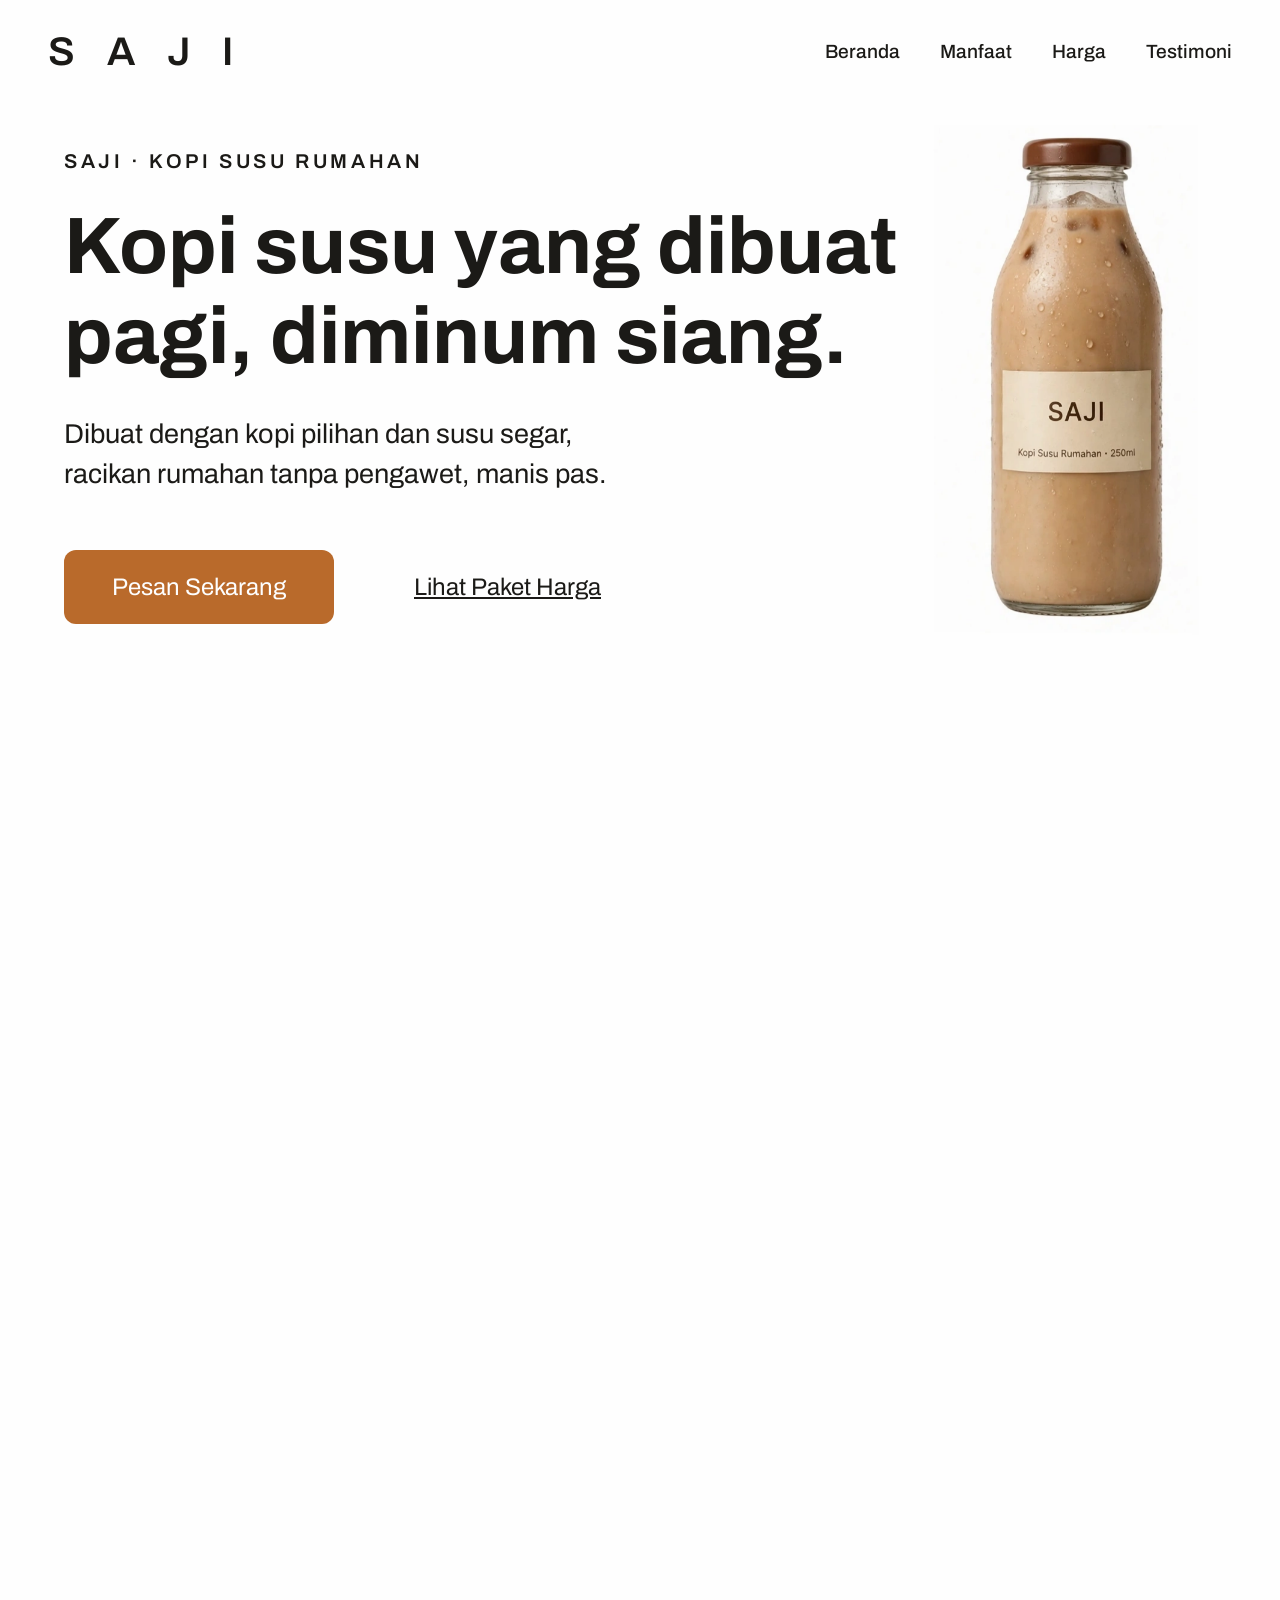
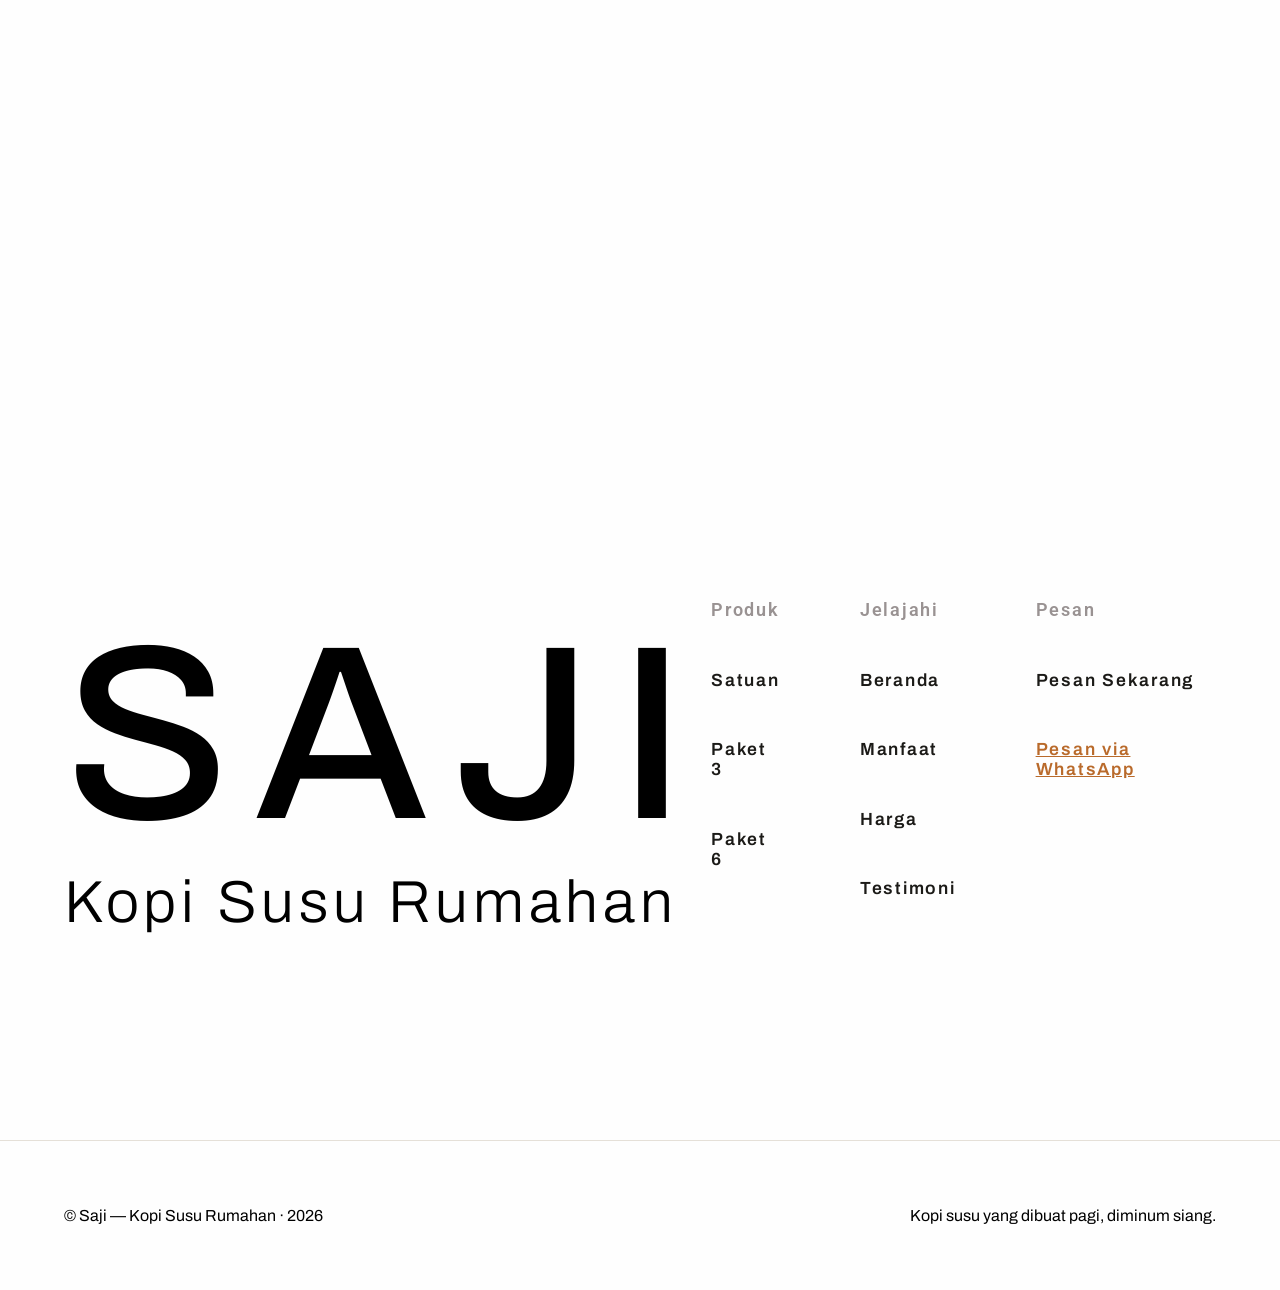
<file: index.html>
<!DOCTYPE html>
<html lang="id">
<head>
    <meta charset="UTF-8">
    <meta name="viewport" content="width=device-width, initial-scale=1.0">
    <title>SAJI | Kopi Susu Rumahan </title>
    <link rel="stylesheet" href="src/style/style.css">
    <link rel="stylesheet" href="src/style/animations.css">
    <meta name="description" content="Saji — kopi susu rumahan 250ml. Dibuat dengan kopi pilihan dan susu segar, racikan rumahan tanpa pengawet, manis pas.">
    <meta property="og:type" content="website">
    <meta property="og:title" content="SAJI | Kopi Susu Rumahan">
    <meta property="og:description" content="Kopi susu yang dibuat pagi, diminum siang. Dibuat tiap pagi, dikirim dingin, takaran pas.">
    <meta property="og:image" content="src/resources/foto-produk.webp">
    <meta property="og:image:alt" content="Botol kopi susu Saji 250ml">
    <meta name="twitter:card" content="summary_large_image">
    <meta name="twitter:title" content="SAJI | Kopi Susu Rumahan">
    <meta name="twitter:description" content="Kopi susu yang dibuat pagi, diminum siang. Dibuat tiap pagi, dikirim dingin, takaran pas.">
    <meta name="twitter:image" content="src/resources/foto-produk.webp">
    <link rel="icon" type="image/svg+xml" href="src/resources/favicon.svg">
</head>
<body>
    
    <header class="header-container">

        <div class="brand-label">SAJI</div>

        <nav class="navbar-container">

            <ul>
                <li class="nav-items"><a href="#home">Beranda</a></li>
                <li class="nav-items"><a href="#manfaat">Manfaat</a></li>
                <li class="nav-items"><a href="#harga">Harga</a></li>
                <li class="nav-items"><a href="#testimoni">Testimoni</a></li>
            </ul>
                
        </nav>

        <button class="menu-toggle" type="button" aria-label="Buka menu" aria-expanded="false">
            <span></span>
            <span></span>
            <span></span>
        </button>

    </header>

    <main>

        <section id="home" class="hero-page">

            <div class="main-content">

                <div class="second-label">
                     <p class="label-text">SAJI · KOPI SUSU RUMAHAN</p>
                </div>

                <div class="headline-container">
                    <h1 class="headline-text">Kopi susu yang dibuat pagi, diminum siang.</h1>
                </div>

                <div class="intro-container">
                    <p class="intro-desc">Dibuat dengan kopi pilihan dan susu segar, racikan rumahan tanpa pengawet, manis pas.</p>
                </div>

                <div class="cta-container">

                    <ul>
                        <li class="cta-btn"><a href="src/pages/order.html">Pesan Sekarang</a></li>
                        <li class="price-list-btn"><a href="#harga">Lihat Paket Harga</a></li>
                    </ul>

                </div>

            </div>

            <div class="foto-container">

                <figure>
                    <img class="foto-product" src="src/resources/foto-produk.webp" alt="Kemasan 250ml">
                </figure>

            </div>

        </section>

        <section id="manfaat" class="benefit-page">

            <div class="headline-benefit-container">
                <p class="benefit-label">MANFAAT</p>
                <h2 class="benefit-headline">Tiga alasan kenapa terasa <br><span>rumahan.</span></h2>
            </div>

            <div class="reason-container">

                <article>

                    <div class="nums-container">
                        <p class="nums">01</p>
                    </div>
                    <h3 class="reason-headline-text">Dibuat tiap pagi</h3>
                    <p class="reason-desc">Diseduh dan diracik setiap pagi, bukan stok berhari-hari.</p>
                </article>
                
                <article>

                    <div class="nums-container">
                        <p class="nums">02</p>
                    </div>
                    <h3 class="reason-headline-text">Dikirim dingin</h3>
                    <p class="reason-desc">Dikirim dingin di hari yang sama, sampai ke kulkasmu tetap segar.</p>
                </article>
                
                <article>

                    <div class="nums-container">
                        <p class="nums">03</p>
                    </div>
                    <h3 class="reason-headline-text">Takaran pas</h3>
                    <p class="reason-desc">Manisnya pas, tidak terlalu manis, tanpa pengawet.</p>
                </article>

            </div>

        </section>

        <section id="harga" class="list-of-product-page">

            <div class="text-container">
                <h2 class="title-section">PAKET HARGA</h2>
                <h3 class="packet-label">Pilih Paketmu.</h3>
                <p class="desc-label">Mulai dari satuan hingga paket hemat untuk kebutuhan rumah.</p>
            </div>

            <div class="price-list-container">

                <article class="product-price-container" data-paket="satuan">

                    <h4 class="packet-name">Satuan</h4>
                    <h5 class="price">RP 25.000</h5>
                    <p class="product-desc">Satu botol 250ml — coba dulu satu. </p>

                    <div class="checkout">
                        <a class="checkout-link" href="src/pages/order.html?paket=satuan">Pilih Paket</a>
                    </div>

                </article>
                
                <article class="product-price-container" data-paket="paket-3">

                    <h4 class="packet-name">Paket 3</h4>
                    <h5 class="price">RP 69.000</h5>
                    <p class="product-desc">Tiga botol 250ml — hemat Rp 6.000. </p>

                    <div class="checkout">
                        <a class="checkout-link" href="src/pages/order.html?paket=paket-3">Pilih Paket</a>
                    </div>
                    
                </article>

                <article class="product-price-container popular-product" data-paket="paket-6">

                    <h4 class="packet-name">Paket 6</h4>
                    <p class="popular-text">Paling Populer</p>
                    <h5 class="price">RP 129.000</h5>
                    <p class="product-desc">Enam botol 250ml — hemat Rp 21.000. </p>

                    <div class="checkout">
                        <a class="checkout-link" href="src/pages/order.html?paket=paket-6">Pilih Paket</a>
                    </div>

                </article>

            </div>

        </section>

        <section id="testimoni" class="testimonial-page">

            <div class="testimonial-headline-container">
                <h2 class="testimonial-label">TESTIMONI</h2>
                <h3 class="testimonial-headline-text">Kata mereka yang sudah <span>coba.</span></h3>
            </div>

            <div class="testimoni-container">

                <article class="testimoni-text-container">

                    <span>“</span>
                    <p class="testimoni-comment">Manisnya pas, kopinya masih terasa. Ini kopi susu botolan pertama yang tidak membuat enek.</p>
                    <h4 class="user-testimoni">Rani</h4>
                    <h5 class="user-packet">pelanggan Paket 3</h5>

                </article>
                
                <article class="testimoni-text-container">

                    <span>“</span>
                    <p class="testimoni-comment">Dikirim dingin, sampai rumah masih segar. Stok seminggu di kulkas aman.</p>
                    <h4 class="user-testimoni">Dimas</h4>
                    <h5 class="user-packet">pelanggan Paket 6</h5>

                </article>
                
                <article class="testimoni-text-container">

                    <span>“</span>
                    <p class="testimoni-comment">Rasanya konsisten tiap pagi, seperti dibuatkan
                    di dapur sendiri.</p>
                    <h4 class="user-testimoni">Sinta</h4>
                    <h5 class="user-packet">pelanggan Satuan</h5>

                </article>
                
            </div>

        </section>

        <footer class="footer-page">

            <div class="footer-main-container">

                <div class="brand-label-container">

                    <p class="brand-label-footer">SAJI</p>
                    <p class="second-label-footer">Kopi Susu Rumahan</p>

                </div>

                <div class="items-navbar-container">

                    <ul class="items-product-container">
                        <li class="first-items-navbar-list">Produk</li>
                        <li><a class="harga-paket-satuan-label" href="#harga" data-paket="satuan">Satuan</a></li>
                        <li><a class="harga-paket3-label" href="#harga" data-paket="paket-3">Paket 3</a></li>
                        <li><a class="harga-paket-6-label" href="#harga" data-paket="paket-6">Paket 6</a></li>
                    </ul>
                    
                    <ul class="items-explore-container">
                        <li class="first-items-navbar-list">Jelajahi</li>
                        <li><a class="items-home-label" href="#home">Beranda</a></li>
                        <li><a class="items-manfaat-label" href="#manfaat">Manfaat</a></li>
                        <li><a class="items-harga-label" href="#harga">Harga</a></li>
                        <li><a class="items-testi-label" href="#testimoni">Testimoni</a></li>
                    </ul>
                    
                    <ul class="items-checkout-container">
                        <li class="first-items-navbar-list">Pesan</li>
                        <li><a class="items-checkout-label" href="src/pages/order.html">Pesan Sekarang</a></li>
                        <li><a id="chat-langsung" class="checkout-aggregator-label" href="https://wa.me/628996946557?text=Halo%20Saji%2C%20saya%20mau%20tanya-tanya%20dulu.">Pesan via WhatsApp</a></li>
                    </ul>

                </div>

            </div>
            <ul class="items-footer-container">
                <li class="label-credit">© Saji — Kopi Susu Rumahan · 2026</li>
                <li class="label-desc-credit">Kopi susu yang dibuat pagi, diminum siang.</li>
            </ul>
           
        </footer>
 

    </main>

    <script src="src/script/pricing-highlight.js"></script>
    <script src="src/script/animations.js"></script>
    <script src="src/script/menu.js"></script>
</body>
</html>
</file>
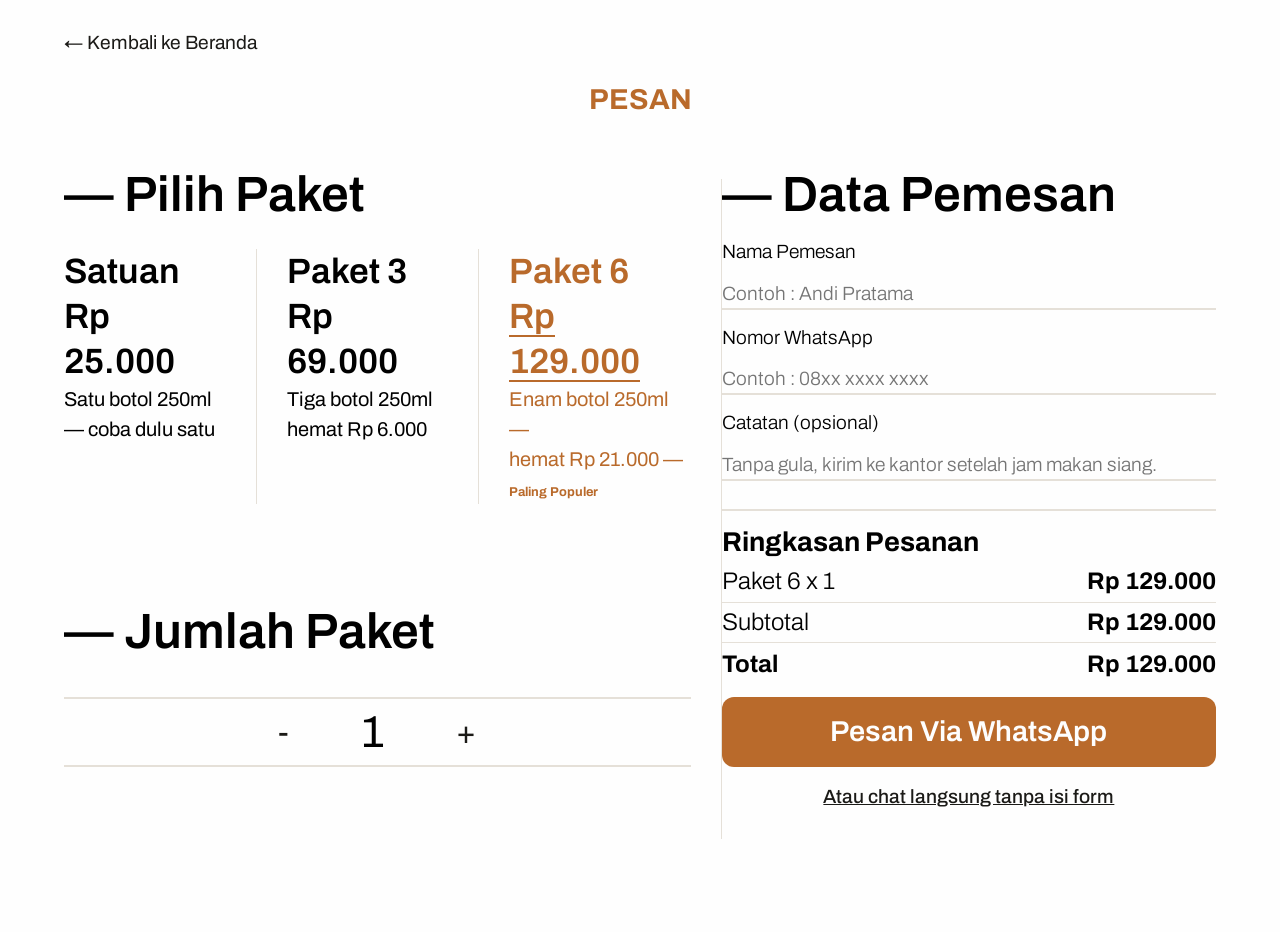
<file: src/pages/order.html>
<!DOCTYPE html>
<html lang="id">
<head>
    <meta charset="UTF-8">
    <meta name="viewport" content="width=device-width, initial-scale=1.0">
    <title>Pesan | Saji — Kopi Susu Rumahan</title>
    <link rel="stylesheet" href="../style/style.css">
    <meta name="description" content="Pesan kopi susu Saji — Satuan Rp25.000, Paket 3 Rp69.000, Paket 6 Rp129.000. Pilih paket, isi data, pesan langsung via WhatsApp.">
    <meta property="og:type" content="website">
    <meta property="og:title" content="Pesan | Saji — Kopi Susu Rumahan">
    <meta property="og:description" content="Pesan kopi susu Saji — Satuan Rp25.000, Paket 3 Rp69.000, Paket 6 Rp129.000.">
    <meta property="og:image" content="../resources/foto-produk.webp">
    <meta property="og:image:alt" content="Botol kopi susu Saji 250ml">
    <meta name="twitter:card" content="summary_large_image">
    <meta name="twitter:title" content="Pesan | Saji — Kopi Susu Rumahan">
    <meta name="twitter:description" content="Pesan kopi susu Saji — Satuan Rp25.000, Paket 3 Rp69.000, Paket 6 Rp129.000.">
    <meta name="twitter:image" content="../resources/foto-produk.webp">
    <link rel="icon" type="image/svg+xml" href="../resources/favicon.svg">
    <script src="../script/order.js" defer></script>
</head>
<body>

    <main>

        <section class="checkout-page">

            <a class="back-link" href="../index.html">← Kembali ke Beranda</a>

            <h1 class="checkout-headline">PESAN</h1>

            <div class="content-container">

                <div class="left-content">
                
                    <h2 class="package-label">— Pilih Paket</h2>
                    
                    <div class="package-container">
        
                        <article class="package-price-container" data-paket="satuan" tabindex="0">
                            <h3 class="price-label">Satuan <br><span class="price-value">Rp 25.000</span></h3>
                            <p class="desc-price">Satu botol 250ml <br>— coba dulu satu </p>
                        </article>
                        
                        <article class="package-price-container" data-paket="paket-3" tabindex="0">
                            <h3 class="price-label">Paket 3 <br><span class="price-value">Rp 69.000</span></h3>
                            <p class="desc-price">Tiga botol 250ml <br>hemat Rp 6.000 </p>
                        </article>
                        
                        <article class="package-price-container selected" data-paket="paket-6" tabindex="0">
                            <h3 class="price-label">Paket 6 <br><span class="price-value">Rp 129.000</span></h3>
                            <p class="desc-price">Enam botol 250ml —<br>hemat Rp 21.000 — <br><span class="popular-text">Paling Populer</span> </p>
                        </article>
        
                    </div>

                    <h2 class="total-label">— Jumlah Paket</h2>
                    <p class="calculation-product"><button type="button" id="btn-kurang" aria-label="Kurangi jumlah">-</button><span id="jumlah-nilai">1</span><button type="button" id="btn-tambah" aria-label="Tambah jumlah">+</button></p>
                
                </div>
            
                <div class="right-content">
                    
                    <h2 class="checkout-label">— Data Pemesan</h2>

                    <form id="form-pesan">
                        <label for="nama">Nama Pemesan</label>
                        <p>
                            <input type="text" id="nama" name="nama" placeholder="Contoh : Andi Pratama" required>
                        </p>
                        <label for="wa">Nomor WhatsApp</label>
                        <p>
                            <input type="tel" id="wa" name="wa" inputmode="tel" autocomplete="tel" placeholder="Contoh : 08xx xxxx xxxx" required>
                        </p>

                        <label for="catatan">Catatan (opsional)</label>
                        <p>
                            <input type="text" id="catatan" name="catatan" placeholder="Tanpa gula, kirim ke kantor setelah jam makan siang.">
                        </p>
                    </form>

                    <div class="total-price-container">

                        <h3 class="label-total-checkout">Ringkasan Pesanan</h3>

                        <div>

                            <div class="total-package-checkout">
                                <p id="ringkasan-paket">Paket 6 x 1</p>
                                <p id="ringkasan-harga">Rp 129.000</p>
                            </div>
                            
                            <div class="subtotal-package">
                                <p>Subtotal</p>
                                <p id="subtotal-harga">Rp 129.000</p>
                            </div>
                            
                            <div class="total-checkout">
                                <p>Total</p>
                                <p id="total-harga">Rp 129.000</p>
                            </div>

                        </div>

                        <button type="button" id="btn-pesan" class="agg-link">Pesan Via WhatsApp</button>
                        <a class="form-link" id="chat-langsung" href="">Atau chat langsung tanpa isi form</a>

                    </div>

                </div>

            </div>
            
        </section>

    </main>

</body>
</html>
</file>
<file: src/style/style.css>
@import url("https://fonts.googleapis.com/css2?family=Archivo:wght@200;300;400;500;600;700&display=swap");
@import url("https://fonts.googleapis.com/css2?family=Roboto:wght@200;300;400;500;600;700&display=swap");
@import url("https://fonts.googleapis.com/css2?family=Anaheim:wght@400;500;600;700&display=swap");
@import url("https://fonts.googleapis.com/css2?family=LexendDeca:wght@400;500;600;700&display=swap");

:root {
--font-items-list-footer : "Roboto";
--font-nums-family : "Anaheim", sans-serif;
--font-desc-benefit: "Lexend Deca", sans-serif;
--font-desc-testimoni: "Lexend Deca", sans-serif;
--font-family: "Archivo", sans-serif;
--color-bg: #FEFEFE;
--color-ink: #1b1a17;
--color-box: #B96A2B;
--color-text-box: #B96A2B;
}


* {

    box-sizing: border-box;
    padding: 0;
    margin: 0;
    font-family: var(--font-family);

}

body {

    background-color: var(--color-bg);

}

.header-container {

    margin: 2rem 3rem 2rem 3rem;
    display: flex;
    flex-direction: row;
    justify-content: space-between;
    align-items: center;
    
}

.menu-toggle {
    display: none;
}

.brand-label {

    font-size: 2.5rem;
    line-height: 2.5rem;
    letter-spacing: 0.80em;
    font-weight: 600;
    color: var(--color-ink);

}

.navbar-container ul {
    
    gap: 40px;
    align-items: center;
    display: flex;
    justify-content: space-between;

}

.nav-items,
.cta-btn,
.price-list-btn,
.items-navbar-container ul li {

    list-style: None;

}

.nav-items a {
    text-decoration: none;
    font-size: 1.2rem;
    color: var(--color-ink);
    font-weight: 500;
    padding: 0.7em 0;
    position: relative;
}

.nav-items a::after {
    content: "";
    position: absolute;
    left: 50%;
    bottom: 0;
    transform: translateX(-50%);
    width: 80%;
    height: 3px;
    background-color: transparent;
    transition: background-color 0.5s ease;
}

.nav-items a:hover::after {
    background-color: var(--color-text-box);
}

.hero-page,
.list-of-product-page,
.benefit-page,
.testimonial-page{

    margin-left: 4rem;
    margin-right: 4rem;
    display: flex;
    min-height: 100vh;

}

.main-content {
    
    display: flex;
    flex-direction: column;


}

.second-label {

    margin-top: 3rem;
    margin-bottom: 2rem;

}
.label-text {

    font-size: 1.25rem;
    line-height: 18px;
    letter-spacing: 0.18em;
    font-weight: 600;
    color:  var(--color-ink);
    
}

.headline-container {

    max-width: 980px;
    min-width: 0;
    margin-bottom: 2rem;

}

.headline-text {
    
    font-size: 5rem ;
    line-height: 90px;
    color:  var(--color-ink);
    
}

.intro-container {

    max-width: 600px;
    min-width: 0;
    margin-bottom: 5rem;

}

.intro-desc {
    
    text-align: left;
    font-size: 1.7rem;
    line-height: 40px;
    color:  var(--color-ink);

}

.cta-container ul {

    display: flex;
    gap: 80px;

}

.cta-btn,
.price-list-btn {

    font-size: 1.5rem;
    cursor: pointer;
    transition: transform 0.2s ease;

}

.cta-btn a{

    background-color: var(--color-box);
    text-decoration: none;
    color: var(--color-bg);
    padding: 1.5rem 3rem 1.5rem 3rem ;
    border-radius: 12px;


}

.price-list-btn a {

    color: var(--color-ink);
}

.price-list-btn a:hover {

    border-radius: 10px;
    padding: 1rem 2rem 1rem 2rem;
    text-decoration: none;
    background-color: #2BCC5E;
    font-weight: 500;
    color: var(--color-bg);
    cursor: pointer;
    transition: transform 0.10s ease;

}

.price-list-btn:hover {

    transform: scale(1.2);

}


.foto-product {

    width: 300px;
    height: 550px;
    object-fit: cover;

}

.list-of-product-page {

    flex-direction: column;

}

.text-container {

    margin: 2rem 0 2rem 0;
    gap: 20px;
    display: flex;
    flex-direction: column;
    justify-content: center;
    align-items: center;
}

.title-section {

    font-size: 0.80rem;
    line-height: 18px;
    letter-spacing: 0.18em;
    font-weight: 600;
    
}

.packet-label {
    
    font-size: 3.5rem;
    line-height: 64px;
    font-weight: 700;
    
}

.desc-label {
    
    font-size: 0.90rem;
    font-weight: 500;

}

.price-list-container {

    display: flex;
    justify-content: center;
    align-items: center;
    gap: 30px;


}

.product-price-container {

    padding: 1rem;


}

.packet-name {

    font-size: 1.5rem ;
    font-weight: 600;
    line-height: 28px;
    margin-bottom: 1rem;
    
}

.price {
    
    font-size: 2.2rem ;
    font-weight: 700;
    line-height: 42px;
    margin-bottom: 1.75rem;
    color: var(--color-text-box);

}

.popular-product{

    outline: 2px solid var(--color-box);
    border-radius: 12px ;
    padding: 2rem 2rem 3.5rem 2rem;

}

.product-desc {

    font-size: 1rem;
    line-height: 22px;
    margin-bottom: 4.3rem;

}

.checkout {

    width: 350px;

}

.checkout-link {

    display: block;
    background-color: var(--color-box);
    color: #f7f5f0;
    padding: 1rem 5rem 1rem 5rem;
    border-radius: 12px;
    text-align: center;
    text-decoration: none;
    line-height: 20px;
    cursor: pointer;
    transition: transform 0.2s ease;

}

.checkout-link:hover,
.cta-container ul .cta-btn:first-child:hover {

    transform: scale(1.03);

}

.checkout-link:active,
.cta-container ul .cta-btn:first-child:active {

    transform: scale(1.06);

}

.popular-text {

    font-size: 0.80rem;
    line-height: 18px;
    color: var(--color-text-box);
    margin-bottom: 0.85rem ;
    margin-top: -0.70rem;
    font-weight: 700;

}

.benefit-page {

    flex-direction: column;

}

.headline-benefit-container {

    margin-top: 2.5rem;

}

.benefit-label {

    font-size: 2.1rem;
    font-weight: 600;
    text-align: center;
    color: var(--color-text-box);
    line-height: 22px;
    letter-spacing: 0.12em;
    margin-bottom: 3rem;

}

.benefit-headline {

    font-size: 4rem ;
    text-align: center;

}

.benefit-headline span {

    color: var(--color-text-box);

}

.reason-container {

    display: flex;
    justify-content: center;
    align-items: center;
    gap: 86px;
    margin-top: 6rem;

}

.nums-container {

    display: flex;
    justify-content: center;
    align-items: center;

}

.nums {

    display: flex;
    align-items: center;
    justify-content: center;
    width: 70px;
    height: 70px;
    background-color: var(--color-box);
    font-size: 2.1rem ;
    color: #FEFEFE;
    font-weight: bold;
    border-radius: 50%;
    line-height: 22px;
    font-family: var(--font-nums-family);
    letter-spacing: 0.05em;

}

.reason-headline-text {

    font-size: 2.5rem;
    text-align: center;
    margin-top: 3rem;

}

.reason-headline-text::after {

    content: "";
    display: block;
    width: 20%;
    height: 2px;
    background-color: var(--color-box);
    margin: 15px auto 0;

}

.reason-desc {

    text-align: center;
    font-size: 1.4rem;
    margin-top: 3rem;
    font-family: var(--font-desc-benefit) ;
    font-weight: 400;

}

.testimonial-page {

    flex-direction: column;

}

.testimonial-headline-container {

    margin-top: 2rem;
    margin-bottom: 5rem;
}

.testimonial-label{

    text-align: center;
    letter-spacing: 0.15em;
    line-height: 22px;
    font-weight: 600;
    color: var(--color-text-box);
    font-size: 1.7rem ;
    margin-bottom: 3.6rem;
    
}

.testimonial-headline-text {
    
    text-align: center;
    line-height: 30px;
    font-size: 3.75rem;
    font-weight: 600;

}

.testimonial-headline-text span {

    color: var(--color-text-box);

}

.testimoni-container{

    display: flex;
    flex-direction: row;
    justify-content: center;
    align-items: center;
    gap: 50px;

}

.testimoni-text-container {

    text-align: center;
    display: flex;
    flex-direction: column;
    justify-content: center;
    align-items: center;
    gap: 40px;

}

.testimoni-text-container + .testimoni-text-container {

    border-left: 1px solid  #E5E0D8;
    padding-left: 30px;

}

.testimoni-text-container > span {

    line-height: 0.6;
    color: var(--color-text-box);
    font-size: 8rem;
    font-family: var(--font-family);

}

.testimoni-comment {

    font-size: 1.4rem;
    line-height: 30px;
    width: 85%;
    font-family: var(--font-desc-testimoni);

}

.user-testimoni {

    font-size: 2.1rem;
    line-height: 30px;

}

.user-packet {

    font-size: 1.5rem;
    font-weight: 600;
    color: var(--color-text-box);
    line-height: 30px;

}

.user-packet::after{

    content: "";
    display: block;
    width: 30%;
    height: 2px;
    background-color: var(--color-box);
    margin: 15px auto 0;

}

.credit-text {

    text-align: left;
    font-size: 0.85rem;
    color: #2B2118;
    line-height: 18px;
    margin-left: -2.5rem;
    margin-top: 2rem;

}

.checkout-page {

    margin-top: 2rem;
    margin-left: 4rem;
    margin-right: 4rem;
    min-height: 100vh;

}

.checkout-headline {

    font-size: 1.8rem;
    color: var(--color-text-box);
    line-height: 30px;
    text-align: center;

}

.content-container {

    display: flex;
    justify-content: space-between;
    align-items: stretch;
    margin-top: 4rem;
    

}

.left-content {

    display: flex;
    flex-direction: column;
    border-right: 1px solid #E5E0D8;
    padding-right: 30px;

}

.package-label,
.total-label,
.checkout-label {

    font-size: 3.1rem;
    font-weight: 600;
    line-height: 30px;
    text-align: left;

}

.package-container {

    margin-top: 2.5rem;
    flex-direction: row;
    display: flex;
    gap: 30px;

}

.price-label {

    font-size: 2.2rem;
    line-height: 45px;
    font-weight: 600;

}

.desc-price {
    
    font-size: 1.25rem;
    line-height: 30px;
    
}

.package-price-container {

    cursor: pointer;

}

.package-price-container.selected .price-label,
.package-price-container.selected .desc-price {

    color: var(--color-text-box);
    
}


.package-price-container.selected .price-value {

    border-bottom: 2px solid var(--color-box);

}

.package-price-container:focus-visible {

    outline: 2px solid var(--color-box);
    outline-offset: 4px;

}

.package-price-container .popular-text {

    color: var(--color-text-box);

}

.package-price-container + .package-price-container {

    border-left: 1px solid #E5E0D8 ;
    padding-left: 30px;
    
}

.total-label {

    margin-top: 7rem;

}

.calculation-product {

    text-align: center;
    font-size: 2.8rem ;
    margin-top: 3.2rem ;
    height: 70px;
    border-top: 2px solid #E5E0D8 ;
    border-bottom: 2px solid #E5E0D8 ;
    display: flex;
    justify-content: center;
    align-items: center;
    gap: 4rem;
    
}

.calculation-product button {

    background: none;
    border: none;
    font-size: 2rem;
    font-family: inherit;
    color: var(--color-ink);
    cursor: pointer;
    padding: 0 0.5rem;

}

.right-content {

    width: 500px;

}

.right-content form {

    margin-top: 1.75rem;

}

.right-content form input {

    width: 100%;
    height: 30px;
    border: none;
    border-bottom: 2px solid #E5E0D8;
    background: transparent;

}

.right-content form input:focus {

    outline: none;
    border-bottom-color: var(--color-box);

}

.right-content form label,
.right-content form p input {

    font-size: 1.2rem ;
    line-height: 30px;
    font-weight: 300;

} 

.right-content form p {

    margin-top: 0.8em;
    margin-bottom: 0.8em;


}

.right-content form {

    margin-bottom: 1.75rem;

}

.total-price-container {

    border-top: 2px solid #E5E0D8;
    display: flex;
    flex-direction: column;
    justify-content: center;
}

.label-total-checkout {

    font-size: 1.7rem ;
    margin-top: 1rem;
    margin-bottom: 0.4em;

}

.total-package-checkout,
.subtotal-package,
.total-checkout {

    display: flex;
    justify-content: space-between;

}

.total-price-container p:first-child {

    font-size: 1.5rem;
    font-weight: 300;
    
}

.total-price-container p:last-child {
    
    font-size: 1.5rem;
    font-weight: 700;
    
}

.total-package-checkout {

    margin-bottom: 0.5em;

}

.subtotal-package {

    padding: 0.4em 0 0.4em 0;
    border-top: 1px solid #E5E0D8;
    border-bottom: 1px solid #E5E0D8;
}

.total-checkout {

    margin-top: 0.5em;
    margin-bottom: 1.25rem;
}

.total-checkout p:first-child {
    
    font-weight: 700;

}

.agg-link {

    font-size: 1.8rem;
    line-height: 30px;
    padding: 1.25rem 0 1.25rem 0;
    background-color: var(--color-box);
    border-radius: 12px;
    border: none;
    color: var(--color-bg);
    font-weight: 600;
    margin-bottom: 1.2rem;
    cursor: pointer;

}

.form-link {

    text-align: center;
    margin-bottom: 2rem;
    color: var(--color-ink);
    font-weight: 500;
    font-size: 1.2rem;

}

.footer-page {

    margin-left: 4rem;
    margin-right: 4rem;
    display: flex;
    flex-direction: column;

}

.footer-main-container {

    margin-top: 6rem;
    margin-bottom: 12rem;
    display: flex;
    justify-content: space-between;
    align-items: stretch;

}

.brand-label-footer {

    font-size: 15.5rem;
    font-family: var(--font-family);
    font-weight: 500 ;
    line-height: auto;
    letter-spacing: 0.10em;
    
}

.second-label-footer {
    
    font-size: 3.7rem;
    font-family: var(--font-family);
    font-weight: 300;
    line-height: auto;
    letter-spacing: 0.08em;

}

.items-navbar-container {


    display: flex;
    flex-direction: row;
    justify-content: center;

}

.items-navbar-container ul:nth-last-of-type(2) {

    margin: 0 5rem 0 5rem;

}

.first-items-navbar-list {

    margin-bottom: 2.7rem;
    color: #999292;

}

.items-navbar-container ul li  {

    margin-bottom: 3.1rem;
    
}

.harga-paket-satuan-label,
.harga-paket3-label,
.harga-paket-6-label,
.items-home-label,
.items-manfaat-label,
.items-harga-label,
.items-testi-label,
.items-checkout-label{
    
    color: #1b1a17;
    text-decoration: none;
    font-weight: 600;
    
}


.checkout-aggregator-label {
    
    text-decoration: underline;
    color: var(--color-box);

}


.items-navbar-container li {

    font-size: 1.10rem;
    font-family: var(--font-items-list-footer);
    font-weight: 600;
    letter-spacing: 0.10em;
    line-height: auto;

}


.items-footer-container {
    
    display: flex;
    justify-content: space-between;
    align-items: center;
    flex-direction: row;
    list-style: none;
    border-top: 1px solid #E5E0D8;
    width: auto;
    height: 150px;
    margin-left: -4rem;
    margin-right: -4rem;
    padding-left: 4rem;
    padding-right: 4rem;

}

@media (max-width: 1180px) {
    .hero-page,
    .list-of-product-page,
    .benefit-page,
    .testimonial-page {
        margin-left: 2.5rem;
        margin-right: 2.5rem;
    }

    .header-container {
        margin: 2rem 2.5rem;
    }

    .brand-label {
        letter-spacing: 0.60em;
    }

    .headline-text {
        font-size: 3.9rem;
        line-height: 70px;
    }

    .intro-desc {
        font-size: 1.4rem;
        line-height: 32px;
    }

    .intro-container {
        margin-bottom: 3rem;
    }

    .cta-container ul {
        gap: 40px;
    }

    .price-list-btn a {
        display: inline-block;
        padding: 1.5rem 3rem 1.5rem 3rem;
        border: 2px solid transparent;
        border-radius: 12px;
        background-color: rgba(185, 106, 43, 0.12);
        color: #8A4E1F;
        font-weight: 500;
        text-decoration: none;
    }

    .price-list-btn a:hover {
        background-color: rgba(185, 106, 43, 0.18);
        color: #8A4E1F;
        padding: 1.5rem 3rem 1.5rem 3rem;
        border-radius: 12px;
        font-weight: 500;
    }

    .price-list-btn:hover {
        transform: none;
    }

    .price-list-btn a:active {
        opacity: 0.7;
    }

    .foto-product {
        width: 260px;
        height: 477px;
    }

    .packet-label {
        font-size: 3rem;
        line-height: 56px;
    }

    .price-list-container {
        gap: 20px;
    }

    .checkout {
        width: 300px;
    }

    .checkout-link {
        padding: 1rem 3rem;
    }

    .benefit-headline {
        font-size: 3.2rem;
    }

    .reason-container {
        gap: 40px;
    }

    .testimoni-container {
        gap: 30px;
    }

    .testimonial-headline-text {
        font-size: 3rem;
    }

    .brand-label-footer {
        font-size: 9rem;
    }

    .second-label-footer {
        font-size: 2.3rem;
    }

    .footer-page {
        margin-left: 2.5rem;
        margin-right: 2.5rem;
    }

    .footer-main-container {
        margin-bottom: 7rem;
    }

    .items-navbar-container ul:nth-last-of-type(2) {
        margin: 0 2.5rem;
    }

    .items-footer-container {
        margin-left: -2.5rem;
        margin-right: -2.5rem;
        padding-left: 2.5rem;
        padding-right: 2.5rem;
    }

    .checkout-page {
        margin-left: 2.5rem;
        margin-right: 2.5rem;
    }

    .right-content {
        width: 420px;
    }

    .package-label,
    .total-label,
    .checkout-label {
        font-size: 2.5rem;
    }
}

@media (max-width: 768px) {
    .hero-page,
    .list-of-product-page,
    .benefit-page,
    .testimonial-page {
        margin-left: 1.5rem;
        margin-right: 1.5rem;
        min-height: auto;
    }

    .header-container {
        margin: 1.5rem;
    }

    .brand-label {
        font-size: 1.9rem;
        letter-spacing: 0.35em;
    }

    .navbar-container ul {
        gap: 20px;
    }

    .nav-items a {
        font-size: 1rem;
    }

    .hero-page {
        flex-direction: column;
    }

    .second-label {
        margin-top: 2rem;
    }

    .headline-text {
        font-size: 3rem;
        line-height: 52px;
    }

    .intro-desc {
        font-size: 1.2rem;
        line-height: 30px;
    }

    .cta-container ul {
        gap: 24px;
    }

    .foto-container {
        display: flex;
        justify-content: center;
        margin-top: 2.5rem;
    }

    .foto-product {
        width: 240px;
        height: 440px;
    }

    .packet-label {
        font-size: 2.6rem;
        line-height: 48px;
    }

    .price-list-container {
        flex-direction: column;
        align-items: stretch;
        gap: 2rem;
    }

    .product-price-container {
        max-width: 480px;
        width: 100%;
        margin: 0 auto;
    }

    .checkout {
        width: 100%;
    }

    .benefit-headline {
        font-size: 2.6rem;
    }

    .reason-container {
        flex-direction: column;
        gap: 3rem;
        margin-top: 3rem;
    }

    .reason-headline-text {
        font-size: 1.9rem;
    }

    .reason-desc {
        font-size: 1.15rem;
    }

    .testimonial-headline-text {
        font-size: 2.4rem;
    }

    .testimonial-label {
        font-size: 1.3rem;
    }

    .testimoni-container {
        flex-direction: column;
        gap: 3rem;
    }

    .testimoni-text-container + .testimoni-text-container {
        border-left: none;
        padding-left: 0;
        border-top: 1px solid #E5E0D8;
        padding-top: 2.5rem;
    }

    .testimoni-text-container > span {
        font-size: 6rem;
    }

    .testimoni-comment {
        font-size: 1.15rem;
    }

    .user-testimoni {
        font-size: 1.6rem;
    }

    .credit-text {
        margin-left: 0;
    }

    .footer-page {
        margin-left: 1.5rem;
        margin-right: 1.5rem;
    }

    .footer-main-container {
        flex-direction: column;
        gap: 3rem;
        margin-top: 3rem;
        margin-bottom: 4rem;
    }

    .brand-label-footer {
        font-size: 6.5rem;
    }

    .second-label-footer {
        font-size: 1.8rem;
    }

    .items-navbar-container {
        justify-content: flex-start;
        gap: 2.5rem;
    }

    .items-navbar-container ul:nth-last-of-type(2) {
        margin: 0;
    }

    .items-navbar-container ul li {
        margin-bottom: 1.8rem;
    }

    .items-footer-container {
        margin-left: -1.5rem;
        margin-right: -1.5rem;
        padding-left: 1.5rem;
        padding-right: 1.5rem;
    }

    .checkout-page {
        margin-left: 1.5rem;
        margin-right: 1.5rem;
    }

    .content-container {
        flex-direction: column;
        gap: 3rem;
    }

    .left-content {
        border-right: none;
        padding-right: 0;
        border-bottom: 1px solid #E5E0D8;
        padding-bottom: 2rem;
    }

    .right-content {
        width: 100%;
    }

    .package-label,
    .total-label,
    .checkout-label {
        font-size: 2.1rem;
    }

    .total-label {
        margin-top: 3rem;
    }

    .calculation-product {
        gap: 2rem;
        font-size: 2.2rem;
    }
}

@media (max-width: 480px) {
    .hero-page,
    .list-of-product-page,
    .benefit-page,
    .testimonial-page {
        margin-left: 1.25rem;
        margin-right: 1.25rem;
    }

    .header-container {
        margin: 1.25rem;
    }

    .brand-label {
        font-size: 1.6rem;
    }

    .header-container {
        position: relative;
    }

    .menu-toggle {
        display: flex;
        flex-direction: column;
        justify-content: center;
        gap: 5px;
        width: 44px;
        height: 44px;
        padding: 10px;
        background: none;
        border: none;
        cursor: pointer;
    }

    .menu-toggle span {
        display: block;
        width: 100%;
        height: 2px;
        background-color: var(--color-ink);
        transition: transform 0.3s ease, opacity 0.3s ease;
    }

    .header-container.menu-open .menu-toggle span:nth-child(1) {
        transform: translateY(7px) rotate(45deg);
    }

    .header-container.menu-open .menu-toggle span:nth-child(2) {
        opacity: 0;
    }

    .header-container.menu-open .menu-toggle span:nth-child(3) {
        transform: translateY(-7px) rotate(-45deg);
    }

    .navbar-container {
        display: none;
        position: absolute;
        z-index: 10;
        top: 100%;
        left: 0;
        right: 0;
        background-color: var(--color-bg);
        border-bottom: 1px solid #E5E0D8;
        padding: 1rem 0;
    }

    .header-container.menu-open .navbar-container {
        display: block;
    }

    .navbar-container ul {
        flex-direction: column;
        justify-content: flex-start;
        align-items: flex-start;
        gap: 0;
    }

    .navbar-container .nav-items a {
        display: block;
        padding: 0.8rem 0;
        font-size: 1.2rem;
    }

    .headline-text {
        font-size: 2.4rem;
        line-height: 44px;
    }

    .intro-desc {
        font-size: 1.05rem;
        line-height: 26px;
    }

    .intro-container {
        margin-bottom: 2.5rem;
    }

    .cta-container ul {
        flex-direction: column;
        gap: 1rem;
        align-items: stretch;
    }

    .cta-btn a {
        display: block;
        text-align: center;
        padding: 1.1rem 1.5rem;
    }

    .price-list-btn {
        text-align: center;
    }

    .price-list-btn a {
        display: block;
        text-align: center;
        padding: 1.1rem 1.5rem;
    }

    .foto-product {
        width: 200px;
        height: 367px;
    }

    .packet-label {
        font-size: 2rem;
        line-height: 38px;
    }

    .price {
        font-size: 1.9rem;
    }

    .product-desc {
        margin-bottom: 2.5rem;
    }

    .checkout-link {
        padding: 1rem 2rem;
    }

    .benefit-label {
        font-size: 1.6rem;
    }

    .benefit-headline {
        font-size: 2.1rem;
    }

    .nums {
        width: 56px;
        height: 56px;
        font-size: 1.7rem;
    }

    .reason-headline-text {
        font-size: 1.6rem;
    }

    .reason-desc {
        font-size: 1.05rem;
    }

    .testimonial-headline-text {
        font-size: 2rem;
    }

    .testimonial-label {
        font-size: 1.1rem;
    }

    .testimoni-text-container > span {
        font-size: 4.5rem;
    }

    .testimoni-comment {
        font-size: 1.05rem;
    }

    .user-testimoni {
        font-size: 1.35rem;
    }

    .user-packet {
        font-size: 1.2rem;
    }

    .footer-page {
        margin-left: 1.25rem;
        margin-right: 1.25rem;
    }

    .brand-label-footer {
        font-size: 4rem;
    }

    .second-label-footer {
        font-size: 1.4rem;
    }

    .items-navbar-container {
        flex-direction: column;
        gap: 2rem;
    }

    .items-navbar-container ul li {
        margin-bottom: 1.4rem;
    }

    .items-footer-container {
        flex-direction: column;
        align-items: flex-start;
        gap: 0.5rem;
        height: auto;
        padding: 1.5rem 1.25rem;
        margin-left: -1.25rem;
        margin-right: -1.25rem;
    }

    .checkout-page {
        margin-left: 1.25rem;
        margin-right: 1.25rem;
    }

    .package-label,
    .total-label,
    .checkout-label {
        font-size: 1.8rem;
    }

    .package-container {
        flex-direction: column;
        gap: 1.5rem;
    }

    .package-price-container + .package-price-container {
        border-left: none;
        padding-left: 0;
    }

    .price-label {
        font-size: 1.8rem;
    }

    .calculation-product {
        font-size: 1.8rem;
        gap: 1.5rem;
    }

    .agg-link {
        font-size: 1.4rem;
    }
}

html, body {
    overflow-x: hidden;
}

html {
    scroll-behavior: smooth;
}

.back-link {
    display: inline-block;
    margin-bottom: 2rem;
    font-size: 1.2rem;
    color: var(--color-ink);
    text-decoration: none;
}

.back-link:hover {
    text-decoration: underline;
}

@media (max-width: 480px) {
    .label-text {
        letter-spacing: 0.08em;
    }
}
</file>
<file: src/style/animations.css>
.js-animations .reveal {
    opacity: 0;
    transform: translateY(56px);
    transition: opacity 0.95s cubic-bezier(0.215, 0.61, 0.355, 1), transform 0.95s cubic-bezier(0.215, 0.61, 0.355, 1);
    will-change: opacity, transform;
}

.js-animations .reveal.is-visible {
    opacity: 1;
    transform: translateY(0);
}

.js-animations .word-blur {
    display: inline-block;
    opacity: 0;
    filter: blur(8px);
    transform: translateY(16px);
    transition: opacity 0.7s ease, filter 0.7s ease, transform 0.7s ease;
    will-change: opacity, filter, transform;
}

.js-animations .word-blur.is-visible {
    opacity: 1;
    filter: blur(0);
    transform: translateY(0);
}

.js-animations .slide-left {
    opacity: 0;
    transform: translateX(-88px);
    transition: opacity 0.95s cubic-bezier(0.215, 0.61, 0.355, 1), transform 0.95s cubic-bezier(0.215, 0.61, 0.355, 1);
    will-change: opacity, transform;
}

.js-animations .slide-up {
    opacity: 0;
    transform: translateY(56px);
    transition: opacity 0.95s cubic-bezier(0.215, 0.61, 0.355, 1), transform 0.95s cubic-bezier(0.215, 0.61, 0.355, 1);
    will-change: opacity, transform;
}

.js-animations .slide-right {
    opacity: 0;
    transform: translateX(88px);
    transition: opacity 0.95s cubic-bezier(0.215, 0.61, 0.355, 1), transform 0.95s cubic-bezier(0.215, 0.61, 0.355, 1);
    will-change: opacity, transform;
}

.js-animations .slide-left.is-visible,
.js-animations .slide-up.is-visible,
.js-animations .slide-right.is-visible {
    opacity: 1;
    transform: none;
}

.js-animations .zoom-card {
    opacity: 0;
    transform: scale(0.9);
    transition: opacity 0.95s cubic-bezier(0.215, 0.61, 0.355, 1), transform 0.95s cubic-bezier(0.215, 0.61, 0.355, 1);
    will-change: opacity, transform;
}

.js-animations .zoom-popular {
    opacity: 0;
    transform: scale(0.8);
    transition: opacity 0.95s cubic-bezier(0.34, 1.56, 0.64, 1), transform 0.95s cubic-bezier(0.34, 1.56, 0.64, 1);
    will-change: opacity, transform;
}

.js-animations .zoom-card.is-visible,
.js-animations .zoom-popular.is-visible {
    opacity: 1;
    transform: scale(1);
}
</file>
